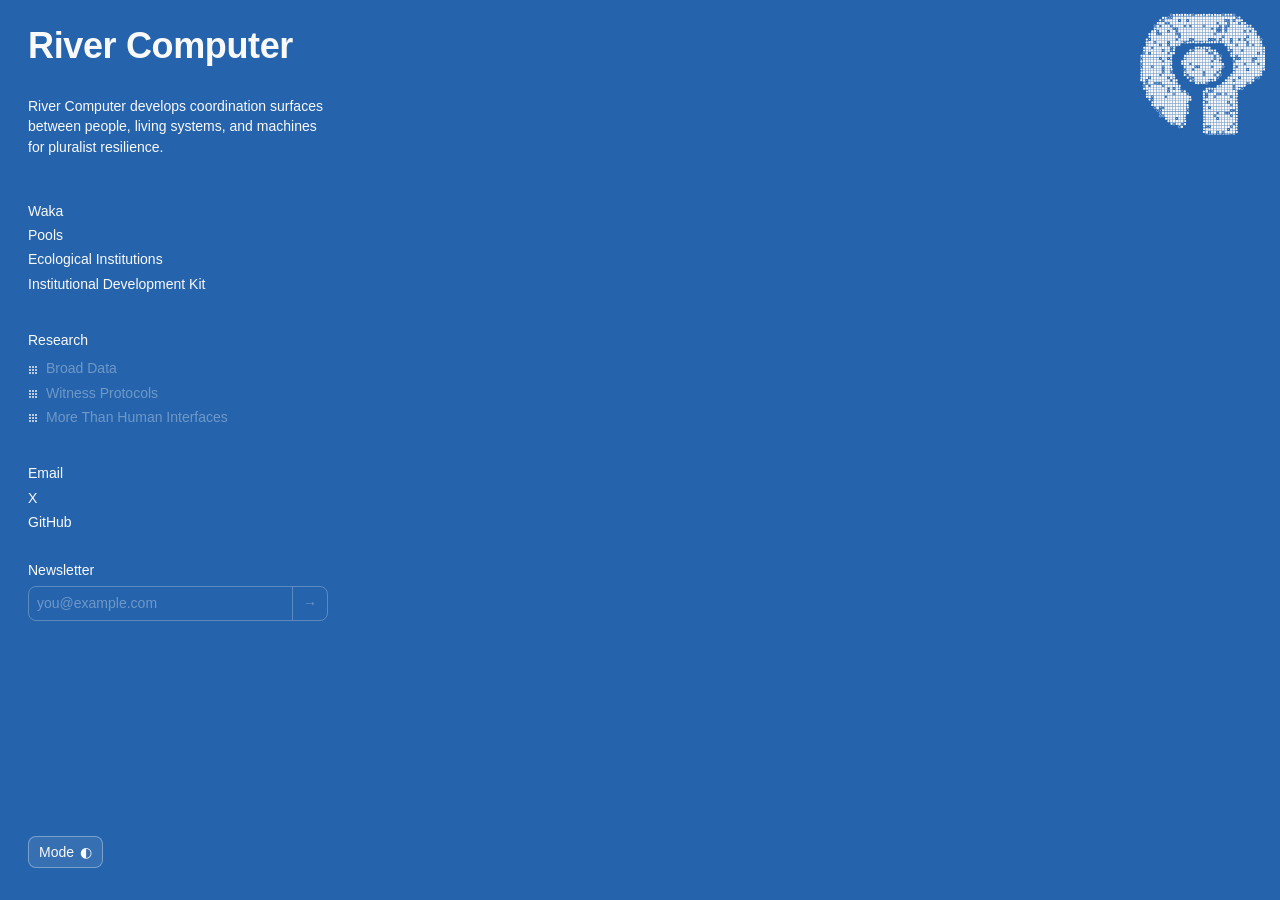
<file: index.html>
<!DOCTYPE html>
<html lang="en" data-theme="dark">
<head>
  <meta charset="UTF-8">
  <meta name="viewport" content="width=device-width, initial-scale=1.0">
  <title>River Computer</title>
  <link rel="stylesheet" href="styles.css?v=6">
</head>
<body>
  <div class="layout">
    <aside class="rail">
      <header class="rail-header">
        <h1 class="brand"><a href="/" class="brand-link" id="brand-link">River Computer</a></h1>
        <p class="description">River Computer develops coordination surfaces between people, living systems, and machines for pluralist resilience.</p>
      </header>

      <nav class="rail-nav">
        <a href="content/waka.json" data-page>Waka</a>
        <a href="content/pools.json" data-page>Pools</a>
        <a href="content/ecological-institutions.json" data-page>Ecological Institutions</a>
        <a href="content/idk.json" data-page>Institutional Development Kit</a>
      </nav>

      <section class="rail-section">
        <h2 class="section-label">Research</h2>
        <ul class="section-links">
          <li><a href="content/broad-data.json" data-page><span class="link-icon" aria-hidden="true"></span><span class="link-title">Broad Data</span></a></li>
          <li><a href="content/witness-protocols.json" data-page><span class="link-icon" aria-hidden="true"></span><span class="link-title">Witness Protocols</span></a></li>
          <li><a href="content/more-than-human-interfaces.json" data-page><span class="link-icon" aria-hidden="true"></span><span class="link-title">More Than Human Interfaces</span></a></li>
        </ul>
      </section>

      <section class="rail-section">
        <nav class="rail-social">
          <a href="mailto:aws@rivercomputer.com">Email</a>
          <a href="https://x.com/river_computer" target="_blank" rel="noopener noreferrer">X</a>
          <a href="https://github.com/RiverComputer" target="_blank" rel="noopener noreferrer">GitHub</a>
        </nav>

        <div class="newsletter">
          <label class="newsletter-label" for="newsletter-email">Newsletter</label>
          <form class="newsletter-form" id="newsletter-form">
            <input type="email" id="newsletter-email" name="email" placeholder="you@example.com" required autocomplete="email">
            <button type="submit" aria-label="Subscribe">→</button>
          </form>
        </div>
      </section>

      <button class="theme-toggle" id="theme-toggle" type="button" aria-label="Toggle light and dark mode">
        <span class="theme-toggle-label">Mode</span>
        <span class="theme-toggle-icon" aria-hidden="true">◐</span>
      </button>
    </aside>

    <div class="content-logo" aria-hidden="true"></div>
    <main class="content" id="content"></main>
    <button class="back-to-top" id="back-to-top" type="button" aria-label="Back to menu">↑</button>
  </div>

  <script src="logo.js?v=6"></script>
  <script src="app.js?v=6"></script>
</body>
</html>
</file>
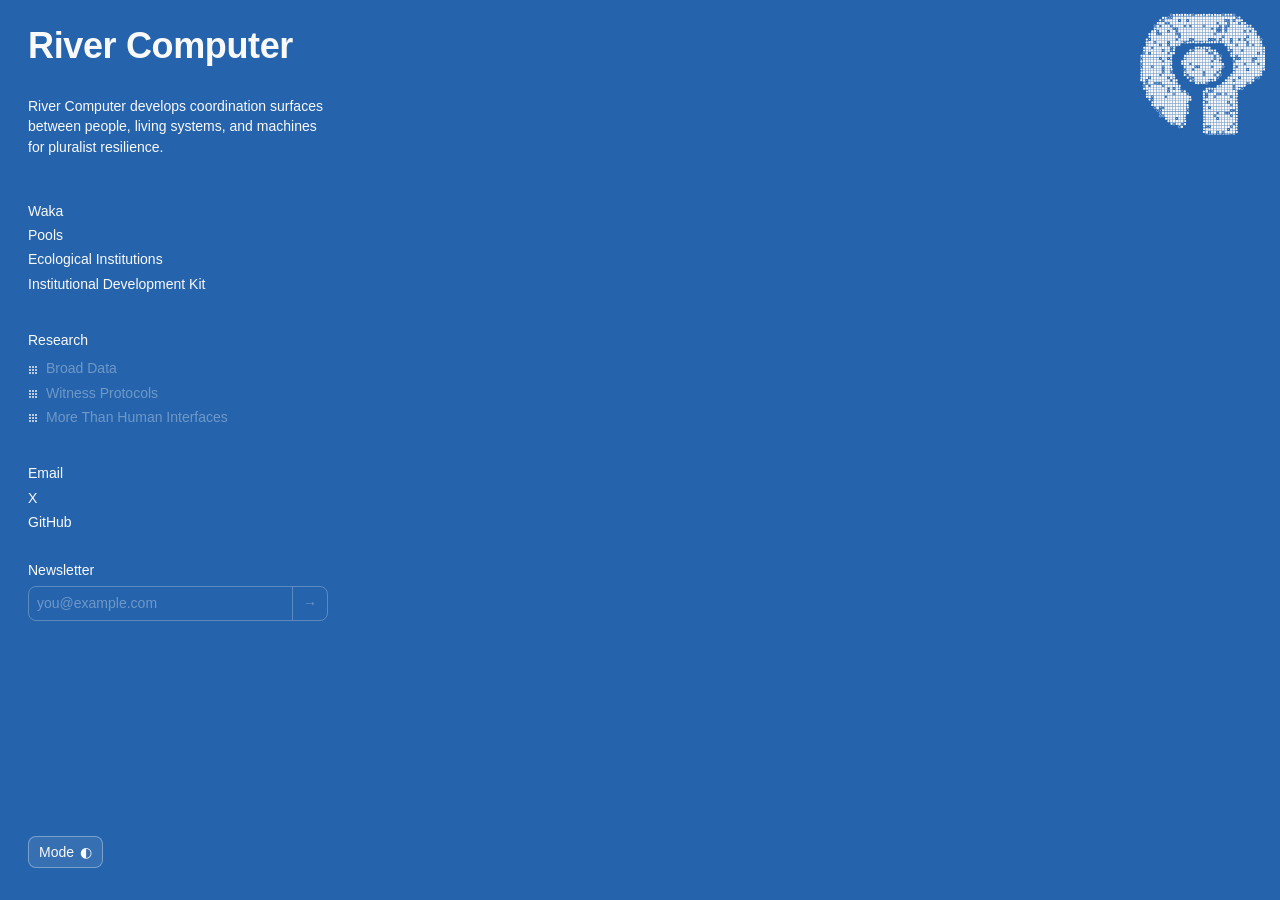
<file: test/index.html>
<!DOCTYPE html>
<html lang="en">
<head>
  <meta charset="UTF-8">
  <meta http-equiv="refresh" content="0; url=/">
  <link rel="canonical" href="https://rivercomputer.com/">
  <title>River Computer</title>
  <script>location.replace('/' + location.hash);</script>
</head>
<body><a href="/">River Computer</a></body>
</html>
</file>
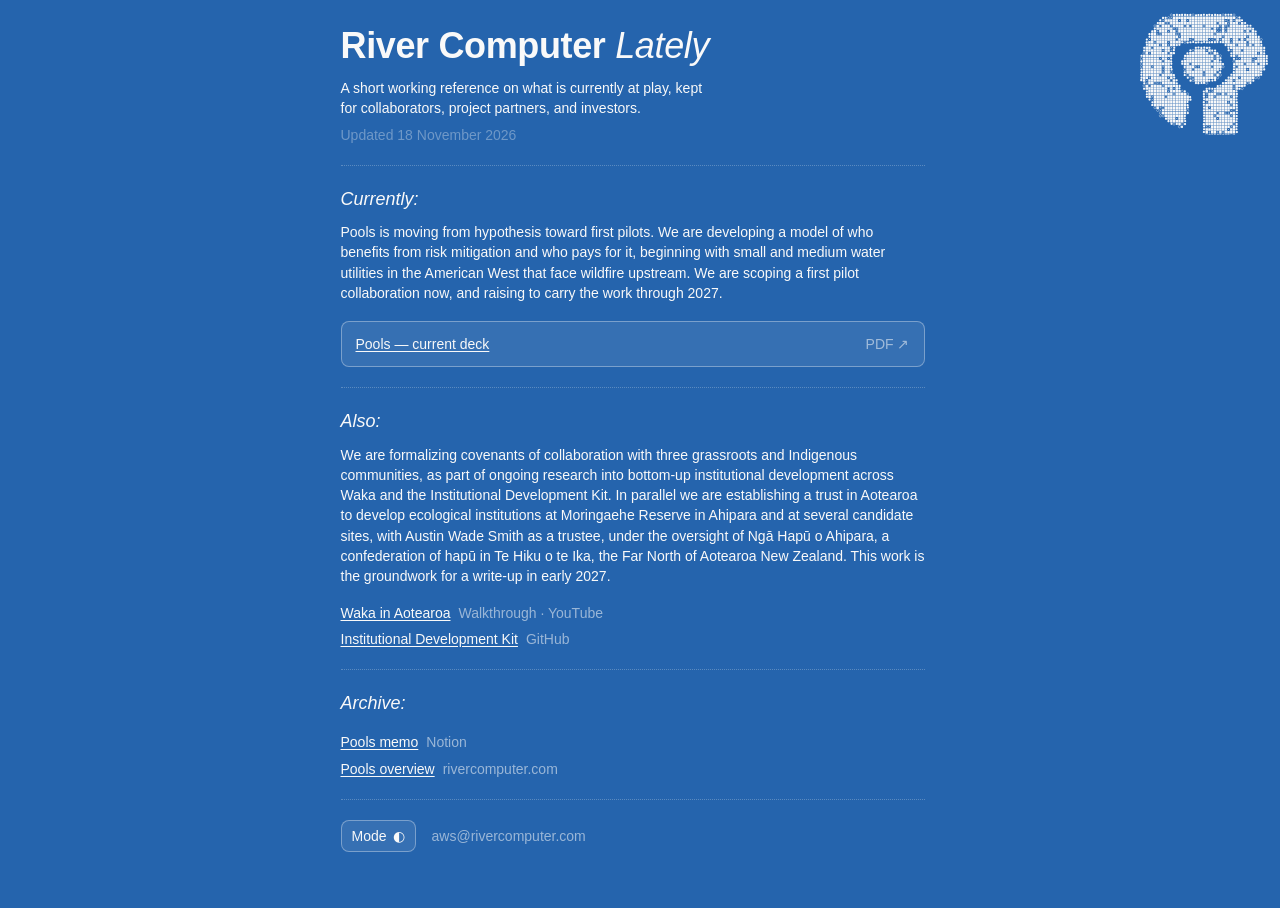
<file: lately.html>
<!DOCTYPE html>
<html lang="en" data-theme="dark">
<head>
  <meta charset="UTF-8">
  <meta name="viewport" content="width=device-width, initial-scale=1.0">
  <meta name="robots" content="noindex, nofollow">
  <title>River Computer Lately</title>
  <link rel="stylesheet" href="styles.css?v=6">
  <style>
    /* Portal: a standalone, unlisted page. Borrows the site's tokens and type,
       but a single centred column instead of the rail-and-content layout. */

    .portal {
      max-width: 640px;
      margin: 0 auto;
      padding: var(--rail-pad-top) 28px 56px;
    }

    /* height is fixed on the main site's brand; let the name wrap here */
    .portal .brand {
      height: auto;
      margin-bottom: 14px;
    }

    .brand-lately {
      font-weight: 400;
      font-style: italic;
    }

    .portal-lede {
      color: var(--fg);
      max-width: 48ch;
    }

    .portal-stamp {
      color: var(--fg-subtle);
      margin-top: 6px;
    }

    .portal-section {
      margin: 0;
    }

    .portal-label {
      font-size: 18px;
      font-weight: 400;
      font-style: italic;
      color: var(--fg);
      margin-bottom: 10px;
    }

    /* The deck is the reason the link gets sent, so it reads as a panel. */
    .portal-deck {
      display: flex;
      align-items: baseline;
      justify-content: space-between;
      gap: 16px;
      margin-top: 18px;
      padding: 12px 14px;
      border: 1px solid var(--input-border);
      background: var(--input-bg);
      border-radius: var(--input-radius);
    }

    .portal-deck:hover {
      border-color: var(--fg-muted);
      text-decoration: none;
    }

    .portal-deck-title {
      text-decoration: underline;
      text-underline-offset: 2px;
    }

    .portal-deck-meta {
      color: var(--fg-muted);
      white-space: nowrap;
    }

    .portal-links {
      list-style: none;
      display: flex;
      flex-direction: column;
      gap: 6px;
      margin-top: 16px;
    }

    .portal-links a {
      text-decoration: underline;
      text-underline-offset: 2px;
    }

    /* inline-block so the link's underline does not run through the label */
    .portal-note {
      display: inline-block;
      color: var(--fg-muted);
      text-decoration: none;
      margin-left: 8px;
    }

    .portal-footer {
      display: flex;
      align-items: center;
      gap: 16px;
      flex-wrap: wrap;
    }

    .portal-footer .theme-toggle {
      margin-top: 0;
    }

    .portal-footer a {
      color: var(--fg-muted);
    }

    @media (max-width: 768px) {
      .content-logo {
        position: static;
        width: var(--logo-display-width-mobile);
        margin: 0 auto 20px 28px;
      }

      .portal {
        padding-top: 20px;
      }
    }
  </style>
</head>
<body>
  <div class="content-logo" aria-hidden="true"></div>

  <main class="portal">
    <header>
      <h1 class="brand"><a href="/" class="brand-link">River Computer</a> <em class="brand-lately">Lately</em></h1>
      <p class="portal-lede">A short working reference on what is currently at play, kept for collaborators, project partners, and investors.</p>
      <p class="portal-stamp">Updated 18 November 2026</p>
    </header>

    <hr class="divider">

    <section class="portal-section">
      <h2 class="portal-label">Currently:</h2>
      <div class="page-body">
        <p>Pools is moving from hypothesis toward first pilots. We are developing a model of who benefits from risk mitigation and who pays for it, beginning with small and medium water utilities in the American West that face wildfire upstream. We are scoping a first pilot collaboration now, and raising to carry the work through 2027.</p>
      </div>
      <a class="portal-deck" href="files/river-computer-pools-deck.pdf" target="_blank" rel="noopener noreferrer">
        <span class="portal-deck-title">Pools — current deck</span>
        <span class="portal-deck-meta">PDF ↗</span>
      </a>
    </section>

    <hr class="divider">

    <section class="portal-section">
      <h2 class="portal-label">Also:</h2>
      <div class="page-body">
        <p>We are formalizing covenants of collaboration with three grassroots and Indigenous communities, as part of ongoing research into bottom-up institutional development across Waka and the Institutional Development Kit. In parallel we are establishing a trust in Aotearoa to develop ecological institutions at Moringaehe Reserve in Ahipara and at several candidate sites, with Austin Wade Smith as a trustee, under the oversight of Ngā Hapū o Ahipara, a confederation of hapū in Te Hiku o te Ika, the Far North of Aotearoa New Zealand. This work is the groundwork for a write-up in early 2027.</p>
      </div>
      <ul class="portal-links">
        <li><a href="https://www.youtube.com/watch?v=6NnKlBrIV8Q" target="_blank" rel="noopener noreferrer">Waka in Aotearoa<span class="portal-note">Walkthrough &middot; YouTube</span></a></li>
        <!-- Covenant: no photograph found on disk. What exists is the one-page
             Northland Living Covenant PDF (Downloads/"Living Covenant _ River Computer -
             Aotearoa 2026.pdf"). To link it, copy it into files/ and uncomment:
        <li><a href="files/northland-living-covenant.pdf" target="_blank" rel="noopener noreferrer">Northland Living Covenant<span class="portal-note">PDF</span></a></li>
        -->
        <li><a href="https://github.com/RiverComputer/Institutional-Development-Kit-IDK-" target="_blank" rel="noopener noreferrer">Institutional Development Kit<span class="portal-note">GitHub</span></a></li>
      </ul>
    </section>

    <hr class="divider">

    <section class="portal-section">
      <h2 class="portal-label">Archive:</h2>
      <ul class="portal-links">
        <li><a href="https://internal-frown-ca3.notion.site/River-Computer-Pools-3d81c6b25aae80d0aae0d598e24c64e4" target="_blank" rel="noopener noreferrer">Pools memo<span class="portal-note">Notion</span></a></li>
        <li><a href="/#pools">Pools overview<span class="portal-note">rivercomputer.com</span></a></li>
      </ul>
    </section>

    <hr class="divider">

    <footer class="portal-footer">
      <button class="theme-toggle" id="theme-toggle" type="button" aria-label="Toggle light and dark mode">
        <span class="theme-toggle-label">Mode</span>
        <span class="theme-toggle-icon" aria-hidden="true">◐</span>
      </button>
      <a href="mailto:aws@rivercomputer.com">aws@rivercomputer.com</a>
    </footer>
  </main>

  <script src="logo.js?v=6"></script>
  <script>
    // Same storage key as the main site, so the choice carries across.
    const saved = localStorage.getItem('rc-theme');
    document.documentElement.setAttribute('data-theme', saved === 'light' ? 'light' : 'dark');

    document.getElementById('theme-toggle').addEventListener('click', () => {
      const next = document.documentElement.getAttribute('data-theme') === 'dark' ? 'light' : 'dark';
      document.documentElement.setAttribute('data-theme', next);
      localStorage.setItem('rc-theme', next);
    });

    mountLogoCanvas(document);
  </script>
</body>
</html>
</file>
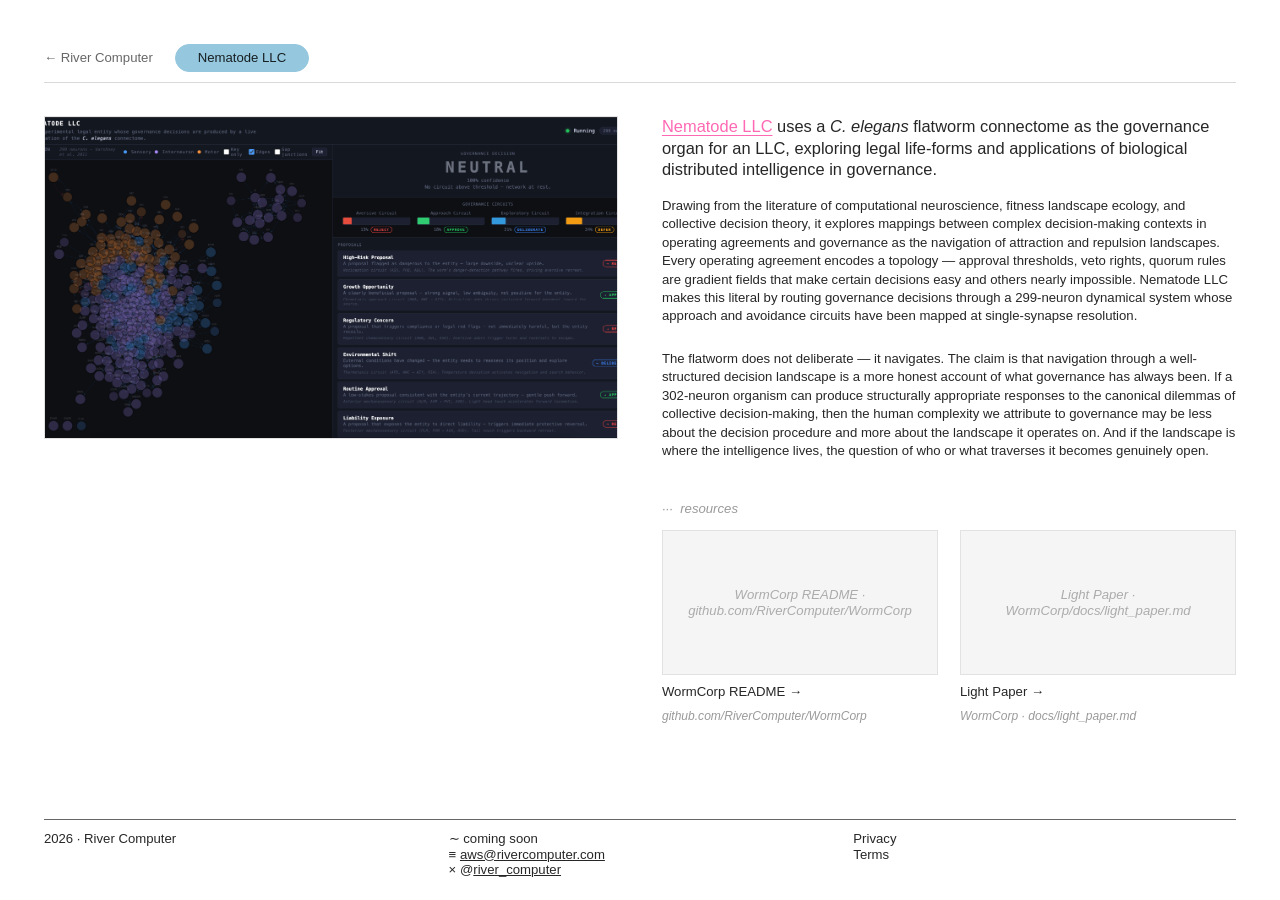
<file: nematode.html>
<!DOCTYPE html>
<html lang="en">
<head>
  <meta charset="utf-8">
  <meta name="viewport" content="width=device-width, initial-scale=1, shrink-to-fit=no">
  <title>Nematode LLC · River Computer</title>
  <link rel="icon" href="https://freight.cargo.site/t/original/i/Q2028497371295773050648374186360/rc.ico" sizes="any">
  <link rel="stylesheet" href="style.css">
</head>
<body>

  <nav class="project-nav">
    <a class="back-link" href="index.html">&larr; River Computer</a>
    <span class="title">Nematode LLC</span>
  </nav>

  <main class="project-layout">

    <div class="project-hero">
      <img src="images/nematode/hero.png" alt="Nematode LLC" onerror="this.style.display='none'">
    </div>

    <div class="project-copy">
      <p class="topic-sentence"><a class="topic-link" href="https://nematode-llc.vercel.app/" target="_blank" rel="noopener">Nematode LLC</a> uses a <em>C. elegans</em> flatworm connectome as the governance organ for an LLC, exploring legal life-forms and applications of biological distributed intelligence in governance.</p>

      <p>Drawing from the literature of computational neuroscience, fitness landscape ecology, and collective decision theory, it explores mappings between complex decision-making contexts in operating agreements and governance as the navigation of attraction and repulsion landscapes. Every operating agreement encodes a topology &mdash; approval thresholds, veto rights, quorum rules are gradient fields that make certain decisions easy and others nearly impossible. Nematode LLC makes this literal by routing governance decisions through a 299-neuron dynamical system whose approach and avoidance circuits have been mapped at single-synapse resolution.</p>

      <div class="spacer-sm"></div>

      <p>The flatworm does not deliberate &mdash; it navigates. The claim is that navigation through a well-structured decision landscape is a more honest account of what governance has always been. If a 302-neuron organism can produce structurally appropriate responses to the canonical dilemmas of collective decision-making, then the human complexity we attribute to governance may be less about the decision procedure and more about the landscape it operates on. And if the landscape is where the intelligence lives, the question of who or what traverses it becomes genuinely open.</p>
    </div>

    <section class="resources-section">
      <span class="section-label">&middot;&middot;&middot;&nbsp;&nbsp;resources</span>
      <div class="resources-grid">

        <a class="resource-thumb" href="https://github.com/RiverComputer/WormCorp" target="_blank" rel="noopener">
          <div class="resource-image placeholder" data-placeholder="WormCorp README &middot; github.com/RiverComputer/WormCorp">
            <img src="https://opengraph.githubassets.com/1/RiverComputer/WormCorp" alt="" loading="lazy"
                 onload="this.classList.add('loaded'); this.parentElement.classList.remove('placeholder')"
                 onerror="this.remove()">
          </div>
          <span class="resource-label">WormCorp README &rarr;</span>
          <span class="resource-sublabel">github.com/RiverComputer/WormCorp</span>
        </a>

        <a class="resource-thumb" href="https://github.com/RiverComputer/WormCorp/blob/main/docs/light_paper.md" target="_blank" rel="noopener">
          <div class="resource-image placeholder" data-placeholder="Light Paper &middot; WormCorp/docs/light_paper.md">
            <img src="https://api.microlink.io/?url=https%3A%2F%2Fgithub.com%2FRiverComputer%2FWormCorp%2Fblob%2Fmain%2Fdocs%2Flight_paper.md&screenshot=true&embed=screenshot.url" alt="" loading="lazy"
                 onload="this.classList.add('loaded'); this.parentElement.classList.remove('placeholder')"
                 onerror="this.remove()">
          </div>
          <span class="resource-label">Light Paper &rarr;</span>
          <span class="resource-sublabel">WormCorp &middot; docs/light_paper.md</span>
        </a>

      </div>
    </section>

  </main>

  <footer class="footer">
    <hr>
    <div class="footer-columns">
      <div class="footer-col">2026 &middot; River Computer</div>
      <div class="footer-col">
        <span class="icon">&sim;</span> coming soon<br>
        <span class="icon">&equiv;</span> <a href="mailto:aws@rivercomputer.com">aws@rivercomputer.com</a><br>
        <span class="icon">&times;</span> @<a href="https://x.com/river_computer" target="_blank">river_computer</a>
      </div>
      <div class="footer-col">
        Privacy<br>
        Terms
      </div>
    </div>
  </footer>

</body>
</html>
</file>
<file: styles.css>
*,
*::before,
*::after {
  box-sizing: border-box;
  margin: 0;
  padding: 0;
}

:root {
  font-family: "SF Pro Text", "SF Pro Display", -apple-system, BlinkMacSystemFont, sans-serif;
  font-size: 14px;
  line-height: 1.45;
  --rail-pad-top: 28px;
  --brand-size: 36px;
  --brand-gap: 32px;
  --content-offset: calc(var(--rail-pad-top) + var(--brand-size) + var(--brand-gap));
  --logo-display-width: 128px;
  --logo-display-width-mobile: 109px;
  --logo-display-inset: 12px;
  --logo-display-gap: 12px;
  --content-logo-reserve: calc(var(--logo-display-width) + var(--logo-display-inset) + var(--logo-display-gap));
  --input-radius: 8px;
}

[data-theme="dark"] {
  --bg: #2564ad;
  --fg: #f9f9f9;
  --fg-muted: rgba(249, 249, 249, 0.55);
  --fg-subtle: rgba(249, 249, 249, 0.35);
  --divider: rgba(249, 249, 249, 0.25);
  --input-bg: rgba(249, 249, 249, 0.08);
  --input-border: rgba(249, 249, 249, 0.35);
  --link-active: #f9f9f9;
  --graphic: #f9f9f9;
}

[data-theme="light"] {
  --bg: #f9f9f9;
  --fg: #2564ad;
  --fg-muted: rgba(37, 100, 173, 0.55);
  --fg-subtle: rgba(37, 100, 173, 0.35);
  --divider: rgba(37, 100, 173, 0.2);
  --input-bg: rgba(37, 100, 173, 0.06);
  --input-border: rgba(37, 100, 173, 0.3);
  --link-active: #2564ad;
  --graphic: #2564ad;
}

html {
  scrollbar-gutter: stable;
}

html,
body {
  height: 100%;
}

body {
  background: var(--bg);
  color: var(--fg);
}

a {
  color: inherit;
  text-decoration: none;
}

a:hover {
  text-decoration: underline;
}

.layout {
  display: grid;
  grid-template-columns: minmax(220px, 28%) 1fr;
  min-height: 100vh;
}

/* ── Left rail ── */

.rail {
  padding: var(--rail-pad-top) 24px 32px 28px;
  display: flex;
  flex-direction: column;
  gap: 36px;
  position: sticky;
  top: 0;
  align-self: start;
  height: 100vh;
  max-height: 100vh;
  overflow-y: auto;
  box-sizing: border-box;
}

.brand {
  font-family: "SF Pro Display", "SF Pro Text", -apple-system, BlinkMacSystemFont, sans-serif;
  font-size: var(--brand-size);
  font-weight: 600;
  letter-spacing: -0.01em;
  line-height: 1;
  height: var(--brand-size);
  margin-bottom: var(--brand-gap);
}

.brand-link {
  color: inherit;
  text-decoration: none;
}

.brand-link:hover {
  text-decoration: none;
}

.description {
  color: var(--fg);
  margin-bottom: 8px;
}

.inline-link {
  text-decoration: underline;
  text-underline-offset: 2px;
}

.section-label {
  font-size: 14px;
  font-weight: 400;
  color: var(--fg-muted);
  margin-bottom: 8px;
}

.rail-section .section-label {
  color: var(--fg);
}

.section-links {
  list-style: none;
  display: flex;
  flex-direction: column;
  gap: 4px;
}

.section-links a {
  display: block;
  color: var(--fg-subtle);
}

.section-links a.active,
.section-links a:hover {
  color: var(--fg);
}

.rail-nav,
.rail-social {
  display: flex;
  flex-direction: column;
  align-items: flex-start;
  gap: 4px;
}

.rail-nav a,
.rail-social a {
  display: block;
  color: var(--fg);
}

.link-tagline {
  display: block;
  font-style: italic;
}

.link-icon {
  display: inline-block;
  width: 10px;
  height: 10px;
  margin-right: 8px;
  vertical-align: middle;
  background:
    radial-gradient(circle 1px at 2px 2px, var(--fg) 1px, transparent 1px),
    radial-gradient(circle 1px at 5px 2px, var(--fg) 1px, transparent 1px),
    radial-gradient(circle 1px at 8px 2px, var(--fg) 1px, transparent 1px),
    radial-gradient(circle 1px at 2px 5px, var(--fg) 1px, transparent 1px),
    radial-gradient(circle 1px at 5px 5px, var(--fg) 1px, transparent 1px),
    radial-gradient(circle 1px at 8px 5px, var(--fg) 1px, transparent 1px),
    radial-gradient(circle 1px at 2px 8px, var(--fg) 1px, transparent 1px),
    radial-gradient(circle 1px at 5px 8px, var(--fg) 1px, transparent 1px),
    radial-gradient(circle 1px at 8px 8px, var(--fg) 1px, transparent 1px);
  background-repeat: no-repeat;
  opacity: 0.7;
}

.section-links a.active .link-icon,
.section-links a:hover .link-icon {
  opacity: 1;
}

.connect-links a {
  color: var(--fg);
}

/* Newsletter */

.newsletter {
  margin-top: 28px;
}

.newsletter-label {
  display: block;
  color: var(--fg);
  margin-bottom: 6px;
}

.newsletter-form {
  display: flex;
  align-items: stretch;
  gap: 0;
  max-width: 300px;
  border: 1px solid var(--divider);
  background: transparent;
  border-radius: var(--input-radius);
  overflow: hidden;
}

.newsletter-form input {
  flex: 1;
  min-width: 0;
  border: none;
  background: transparent;
  color: var(--fg-muted);
  font: inherit;
  padding: 6px 8px;
  outline: none;
}

.newsletter-form input::placeholder {
  color: var(--fg-subtle);
}

.newsletter-form button {
  border: none;
  border-left: 1px solid var(--divider);
  background: transparent;
  color: var(--fg-subtle);
  font: inherit;
  padding: 6px 10px;
  cursor: pointer;
}

.newsletter-form button:hover {
  color: var(--fg-muted);
  background: transparent;
}

/* Theme toggle */

.theme-toggle {
  margin-top: auto;
  display: inline-flex;
  align-items: center;
  gap: 6px;
  border: 1px solid var(--input-border);
  background: var(--input-bg);
  color: var(--fg);
  font: inherit;
  padding: 5px 10px;
  cursor: pointer;
  align-self: flex-start;
  border-radius: var(--input-radius);
}

.theme-toggle:hover {
  border-color: var(--fg-muted);
}

.theme-toggle-icon {
  font-size: 14px;
  line-height: 1;
}

/* ── Main content ── */

.content {
  padding: var(--content-offset) var(--content-logo-reserve) 48px 0;
  overflow: visible;
}

.content:has(article) {
  padding-bottom: var(--content-offset);
}

.content-logo {
  position: fixed;
  top: var(--logo-display-inset);
  right: var(--logo-display-inset);
  width: var(--logo-display-width);
  color: var(--fg);
  pointer-events: none;
  z-index: 10;
}

.content-logo svg {
  display: block;
  width: 100%;
  height: auto;
}

.content-loading {
  color: var(--fg-muted);
}

article {
  max-width: 640px;
  margin: 0 auto;
  padding-top: 0;
}

article.essay-enter {
  animation: essay-enter 0.8s ease-out both;
}

@keyframes essay-enter {
  from {
    opacity: 0;
  }

  to {
    opacity: 1;
  }
}

@media (prefers-reduced-motion: reduce) {
  article.essay-enter {
    animation: none;
  }
}

.page-header {
  text-align: center;
  margin: 0 0 24px;
  padding-top: 0;
}

.page-title {
  font-size: 24px;
  font-weight: 400;
  font-style: italic;
  line-height: 1.2;
  margin: 0 0 6px;
}

.page-subtitle {
  color: var(--fg-muted);
  margin-bottom: 10px;
}

.page-meta {
  color: var(--fg-muted);
  display: flex;
  flex-direction: column;
  gap: 2px;
}

.divider {
  border: none;
  border-top: 1px dotted var(--divider);
  margin: 20px 0;
}

.page-graphic {
  display: flex;
  justify-content: center;
  margin: 28px 0;
}

.page-graphic svg,
.page-graphic img {
  color: var(--graphic);
  width: 188px;
  height: auto;
  display: block;
}

.page-body {
  margin: 0;
}

.page-body p {
  margin-bottom: 14px;
}

.page-body p:last-child {
  margin-bottom: 0;
}

.page-quote {
  margin: 32px 0 0 24px;
  padding-left: 24px;
  border-left: 2px solid var(--fg);
  font-style: italic;
}

.page-quote cite {
  display: block;
  margin-top: 10px;
  font-style: normal;
  color: var(--fg-muted);
}

.page-footer-links {
  margin: 24px 0 0;
  display: flex;
  flex-wrap: wrap;
  gap: 8px 16px;
}

.page-footer-links a {
  color: var(--fg-muted);
}

/* News listing */

.news-page {
  max-width: 640px;
  margin: 0 auto;
  text-align: left;
}

.news-page .section-label {
  margin-bottom: 16px;
  font-size: 24px;
}

.news-list {
  list-style: none;
}

.news-item {
  display: grid;
  grid-template-columns: 72px 1fr;
  gap: 16px;
  padding: 14px 0;
  border-top: 1px solid var(--divider);
  align-items: start;
}

.news-item:last-child {
  border-bottom: 1px solid var(--divider);
}

.news-date {
  color: var(--fg-muted);
  white-space: nowrap;
}

.news-title {
  font-weight: 600;
  margin-bottom: 2px;
}

.news-location {
  color: var(--fg-muted);
}

/* Connect page */

.connect-page {
  max-width: 640px;
  margin: 0 auto;
  text-align: left;
}

.connect-page .section-label {
  margin-bottom: 12px;
  font-size: 24px;
}

.connect-list {
  list-style: none;
  display: flex;
  flex-direction: column;
  gap: 10px;
}

.connect-list a {
  text-decoration: underline;
  text-underline-offset: 2px;
}

/* Team page */

.team-page {
  max-width: 640px;
  margin: 0 auto;
  text-align: left;
}

.team-page .section-label {
  margin-bottom: 48px;
  font-size: 24px;
}

.team-list {
  list-style: none;
  display: flex;
  flex-direction: column;
  gap: 10px;
}

.team-name {
  font-weight: 600;
  margin-bottom: 2px;
}

.team-role {
  color: var(--fg-muted);
}

.team-page .page-body {
  margin-top: 8px;
}

/* Mobile only: returns to the stacked nav once it has scrolled out of view. */
.back-to-top {
  display: none;
}

@media (max-width: 768px) {
  .layout {
    position: relative;
    grid-template-columns: 1fr;
  }

  .rail {
    position: static;
    height: auto;
    max-height: none;
    overflow-y: visible;
    padding-top: calc(var(--rail-pad-top) + var(--logo-display-width-mobile) * 222 / 228 + 4px);
    padding-bottom: 20px;
    border-bottom: 1px solid var(--divider);
  }

  .content {
    display: block;
    position: static;
    padding: 28px 28px 40px;
  }

  .content:has(article) {
    padding-bottom: 28px;
  }

  .content-logo {
    position: absolute;
    top: var(--rail-pad-top);
    left: 28px;
    right: auto;
    width: var(--logo-display-width-mobile);
    z-index: 1;
  }

  .back-to-top {
    display: flex;
    align-items: center;
    justify-content: center;
    position: fixed;
    right: 20px;
    bottom: 20px;
    width: 44px;
    height: 44px;
    border: 1px solid var(--divider);
    border-radius: 50%;
    background: var(--bg);
    color: var(--fg);
    font: inherit;
    font-size: 18px;
    cursor: pointer;
    z-index: 20;
    opacity: 0;
    pointer-events: none;
    transition: opacity 0.2s ease;
  }

  .back-to-top.visible {
    opacity: 1;
    pointer-events: auto;
  }
}
</file>
<file: style.css>
/* River Computer — migrated from Cargo, 2026 */

/* Reset */
*, *::before, *::after {
  box-sizing: border-box;
  margin: 0;
  padding: 0;
}

/* Base */
html {
  font-size: 10.97px;
}

body {
  font-family: "Diatype Variable", "Inter", -apple-system, BlinkMacSystemFont, "Segoe UI", Roboto, sans-serif;
  font-size: 1.2rem;
  font-weight: 400;
  line-height: 1.2;
  letter-spacing: 0em;
  color: rgba(0, 0, 0, 0.85);
  -webkit-font-smoothing: antialiased;
  text-rendering: optimizelegibility;
  padding: 4rem 4rem 2rem;
  min-height: 100vh;
  display: flex;
  flex-direction: column;
}

main {
  flex: 1 0 auto;
}

a {
  color: rgba(0, 0, 0, 0.85);
  text-decoration: underline;
}

a:hover {
  opacity: 0.7;
}

a:active {
  opacity: 0.7;
}

p {
  margin: 0;
}

hr {
  background: rgba(0, 0, 0, 0.6);
  border: 0;
  height: 1px;
  margin-top: 0.4rem;
  margin-bottom: 0.5rem;
}

img {
  max-width: 100%;
  display: block;
}

/* Header */
.header {
  text-align: center;
  margin: 4rem auto 7rem;
  max-width: 72rem;
}

.header h1 {
  font-family: "Diatype Variable", "Inter", -apple-system, BlinkMacSystemFont, sans-serif;
  font-weight: 400;
  font-size: 2.6rem;
  line-height: 1.15;
  letter-spacing: -0.02em;
  color: rgba(0, 0, 0, 0.85);
  margin-bottom: 2.4rem;
}

.header h1 b {
  font-weight: 500;
}

.header-cta {
  font-size: 1.2rem;
  color: rgba(0, 0, 0, 0.5);
  font-style: italic;
  font-variation-settings: 'slnt' -10;
}

/* Title pill */
.title {
  font-size: 1.2rem;
  font-weight: 400;
  line-height: 1.2;
  display: inline-block;
  border: 0.1rem solid #95c8de;
  border-radius: 10rem;
  padding: 0.5rem 2rem 0.4rem;
  background: #95c8de;
}

/* Description text (italic, slanted) */
.description {
  font-size: 1.2rem;
  font-weight: 400;
  color: rgba(0, 0, 0, 0.4);
  font-style: italic;
  line-height: 1.2;
  display: block;
  font-variation-settings: 'slnt' -10;
}

/* Dots separator */
.dots {
  display: block;
  color: rgba(0, 0, 0, 0.85);
  letter-spacing: 0.2em;
}

/* Spacers */
.spacer {
  height: 2.4rem;
}

.spacer-sm {
  height: 1.2rem;
}

/* Icons */
.icon {
  display: inline;
}

/* =========================================================
   Home — 5-project grid
   ========================================================= */

.projects-grid {
  display: grid;
  grid-template-columns: repeat(3, 1fr);
  gap: 4rem 3rem;
  max-width: 130rem;
  margin: 0 auto;
}

.project-card {
  display: flex;
  flex-direction: column;
  align-items: flex-start;
  text-decoration: none;
  color: inherit;
  gap: 1.1rem;
}

.project-card:hover {
  opacity: 1;
}

.project-card:hover .project-thumb img {
  transform: scale(1.02);
}

.project-card:hover .title {
  background: #7fb8d2;
  border-color: #7fb8d2;
}

.project-thumb {
  width: 100%;
  aspect-ratio: 4 / 3;
  background: rgba(0, 0, 0, 0.04);
  border: 0.1rem solid rgba(0, 0, 0, 0.08);
  overflow: hidden;
  margin-bottom: 0.4rem;
}

.project-thumb img {
  width: 100%;
  height: 100%;
  object-fit: cover;
  transition: transform 0.4s ease;
}

.project-thumb.empty::after {
  content: "";
  display: block;
  width: 100%;
  height: 100%;
}

/* =========================================================
   Project detail pages
   ========================================================= */

.project-nav {
  display: flex;
  align-items: center;
  gap: 2rem;
  margin-bottom: 3rem;
  padding-bottom: 1rem;
  border-bottom: 1px solid rgba(0, 0, 0, 0.15);
}

.project-nav .back-link {
  text-decoration: none;
  color: rgba(0, 0, 0, 0.6);
}

.project-nav .back-link:hover {
  color: rgba(0, 0, 0, 0.85);
  opacity: 1;
}

.project-layout {
  display: grid;
  grid-template-columns: 1fr 1fr;
  column-gap: 4rem;
  row-gap: 2.4rem;
  align-items: start;
}

.project-hero {
  grid-column: 1;
  grid-row: 1 / span 2;
  width: 100%;
  aspect-ratio: 16 / 9;
  background: rgba(0, 0, 0, 0.04);
  border: 0.1rem solid rgba(0, 0, 0, 0.08);
  overflow: hidden;
}

.project-hero img {
  width: 100%;
  height: 100%;
  object-fit: cover;
}

.project-hero.contain img {
  object-fit: contain;
}

.project-copy {
  grid-column: 2;
  grid-row: 1;
}

.project-copy .topic-sentence {
  font-size: 1.5rem;
  line-height: 1.3;
  margin-bottom: 1.5rem;
}

.topic-link {
  color: hotpink;
  text-decoration: underline;
  text-decoration-thickness: 1px;
  text-underline-offset: 0.3rem;
}

.topic-link:hover {
  opacity: 1;
  color: #ff3ea5;
}

.endorsement {
  margin: 1.6rem 0;
  padding-left: 1.4rem;
  border-left: 0.2rem solid rgba(0, 0, 0, 0.12);
  font-style: italic;
  font-variation-settings: 'slnt' -8;
  color: rgba(0, 0, 0, 0.7);
  line-height: 1.45;
}

.endorsement p {
  margin-bottom: 0.8rem;
}

.endorsement cite {
  display: block;
  font-style: normal;
  font-variation-settings: 'slnt' 0;
  color: rgba(0, 0, 0, 0.5);
  font-size: 1.1rem;
}

.project-copy p {
  margin-bottom: 1rem;
  line-height: 1.4;
}

.project-copy em {
  font-style: italic;
  font-variation-settings: 'slnt' -10;
}

/* Resource thumbnails grid */
.resources-section {
  grid-column: 2;
  grid-row: 2;
  margin-top: 0;
}

.resources-section .section-label {
  color: rgba(0, 0, 0, 0.4);
  font-style: italic;
  font-variation-settings: 'slnt' -10;
  margin-bottom: 1.2rem;
  display: block;
}

.resources-grid {
  display: grid;
  grid-template-columns: repeat(auto-fill, minmax(18rem, 1fr));
  gap: 2rem;
}

.resource-thumb {
  display: flex;
  flex-direction: column;
  text-decoration: none;
  color: inherit;
  gap: 0.8rem;
}

.resource-thumb:hover {
  opacity: 1;
}

.resource-thumb:hover .resource-image img {
  transform: scale(1.02);
}

.resource-thumb:hover .resource-label {
  text-decoration: underline;
}

.resource-image {
  width: 100%;
  aspect-ratio: 1200 / 630;
  background: rgba(0, 0, 0, 0.04);
  border: 0.1rem solid rgba(0, 0, 0, 0.08);
  overflow: hidden;
  position: relative;
}

.resource-image img {
  width: 100%;
  height: 100%;
  object-fit: contain;
  transition: transform 0.4s ease;
  opacity: 0;
}

.resource-image img.loaded {
  opacity: 1;
}

.resource-image.placeholder::after {
  content: attr(data-placeholder);
  position: absolute;
  inset: 0;
  display: flex;
  align-items: center;
  justify-content: center;
  color: rgba(0, 0, 0, 0.3);
  font-style: italic;
  font-variation-settings: 'slnt' -10;
  padding: 1rem;
  text-align: center;
}

.resource-label {
  font-size: 1.2rem;
}

/* Fill-the-card variant — images that should fill the resource-card box
   edge-to-edge with no frame, no margin. Keeps the card sized identically
   to neighboring cards (1200x630) so the grid stays aligned. */
.resource-thumb.fill .resource-image {
  background: transparent;
  border: none;
  overflow: hidden;
}

.resource-thumb.fill .resource-image img {
  width: 100%;
  height: 100%;
  object-fit: cover;
  opacity: 1;
  display: block;
}

/* Inline video resources — preload first frame as poster, play in place. */
.resource-thumb.video-card .resource-image {
  background: #000;
}

.resource-thumb.video-card .resource-image video {
  width: 100%;
  height: 100%;
  object-fit: contain;
  display: block;
  background: #000;
}

.resource-sublabel {
  font-size: 1.1rem;
  color: rgba(0, 0, 0, 0.4);
  font-style: italic;
  font-variation-settings: 'slnt' -10;
}

/* =========================================================
   Publications & Lectures — chronological list
   ========================================================= */

.pubs-list {
  max-width: 80rem;
  margin: 0 auto;
  display: grid;
  grid-template-columns: 10rem 1fr;
  column-gap: 3rem;
  row-gap: 1.8rem;
  padding: 2rem 0 4rem;
}

.pub-entry {
  display: contents;
}

.pub-entry + .pub-entry::before {
  content: "";
  grid-column: 1 / -1;
  border-top: 1px solid rgba(0, 0, 0, 0.08);
}

.pub-date {
  color: rgba(0, 0, 0, 0.4);
  font-style: italic;
  font-variation-settings: 'slnt' -10;
  font-size: 1.2rem;
  padding-top: 0.1rem;
  white-space: nowrap;
}

.pub-body {
  display: flex;
  flex-direction: column;
  gap: 0.4rem;
}

.pub-title {
  font-size: 1.4rem;
  line-height: 1.35;
  color: rgba(0, 0, 0, 0.85);
}

a.pub-title {
  text-decoration: underline;
  text-decoration-thickness: 1px;
  text-underline-offset: 0.3rem;
}

a.pub-title:hover {
  opacity: 1;
  color: #ff3ea5;
}

.pub-venue {
  font-size: 1.15rem;
  color: rgba(0, 0, 0, 0.5);
  font-style: italic;
  font-variation-settings: 'slnt' -10;
  line-height: 1.35;
}

.pub-venue em {
  font-style: italic;
}

/* =========================================================
   Footer
   ========================================================= */

.footer {
  margin-top: 8rem;
  flex-shrink: 0;
}

.footer-columns {
  display: grid;
  grid-template-columns: 1fr 1fr 1fr;
  gap: 2rem;
  margin-top: 1rem;
}

.footer-col {
  text-align: left;
}

/* =========================================================
   Responsive
   ========================================================= */

@media (max-width: 900px) {
  body {
    padding: 2rem 2rem 1.5rem;
  }

  .header {
    margin: 2rem auto 4rem;
  }

  .header h1 {
    font-size: 2rem;
  }

  .projects-grid {
    grid-template-columns: repeat(2, 1fr);
    gap: 2.4rem 2rem;
  }

  .project-layout {
    grid-template-columns: 1fr;
    row-gap: 2rem;
  }

  .project-hero,
  .project-copy,
  .resources-section {
    grid-column: 1;
    grid-row: auto;
  }

  .footer-columns {
    grid-template-columns: 1fr;
    gap: 1rem;
  }

  .pubs-list {
    grid-template-columns: 1fr;
    row-gap: 1.4rem;
  }

  .pub-entry + .pub-entry::before {
    margin-top: 0.4rem;
    margin-bottom: 0.4rem;
  }
}

@media (max-width: 500px) {
  .projects-grid {
    grid-template-columns: 1fr;
  }
}
</file>
